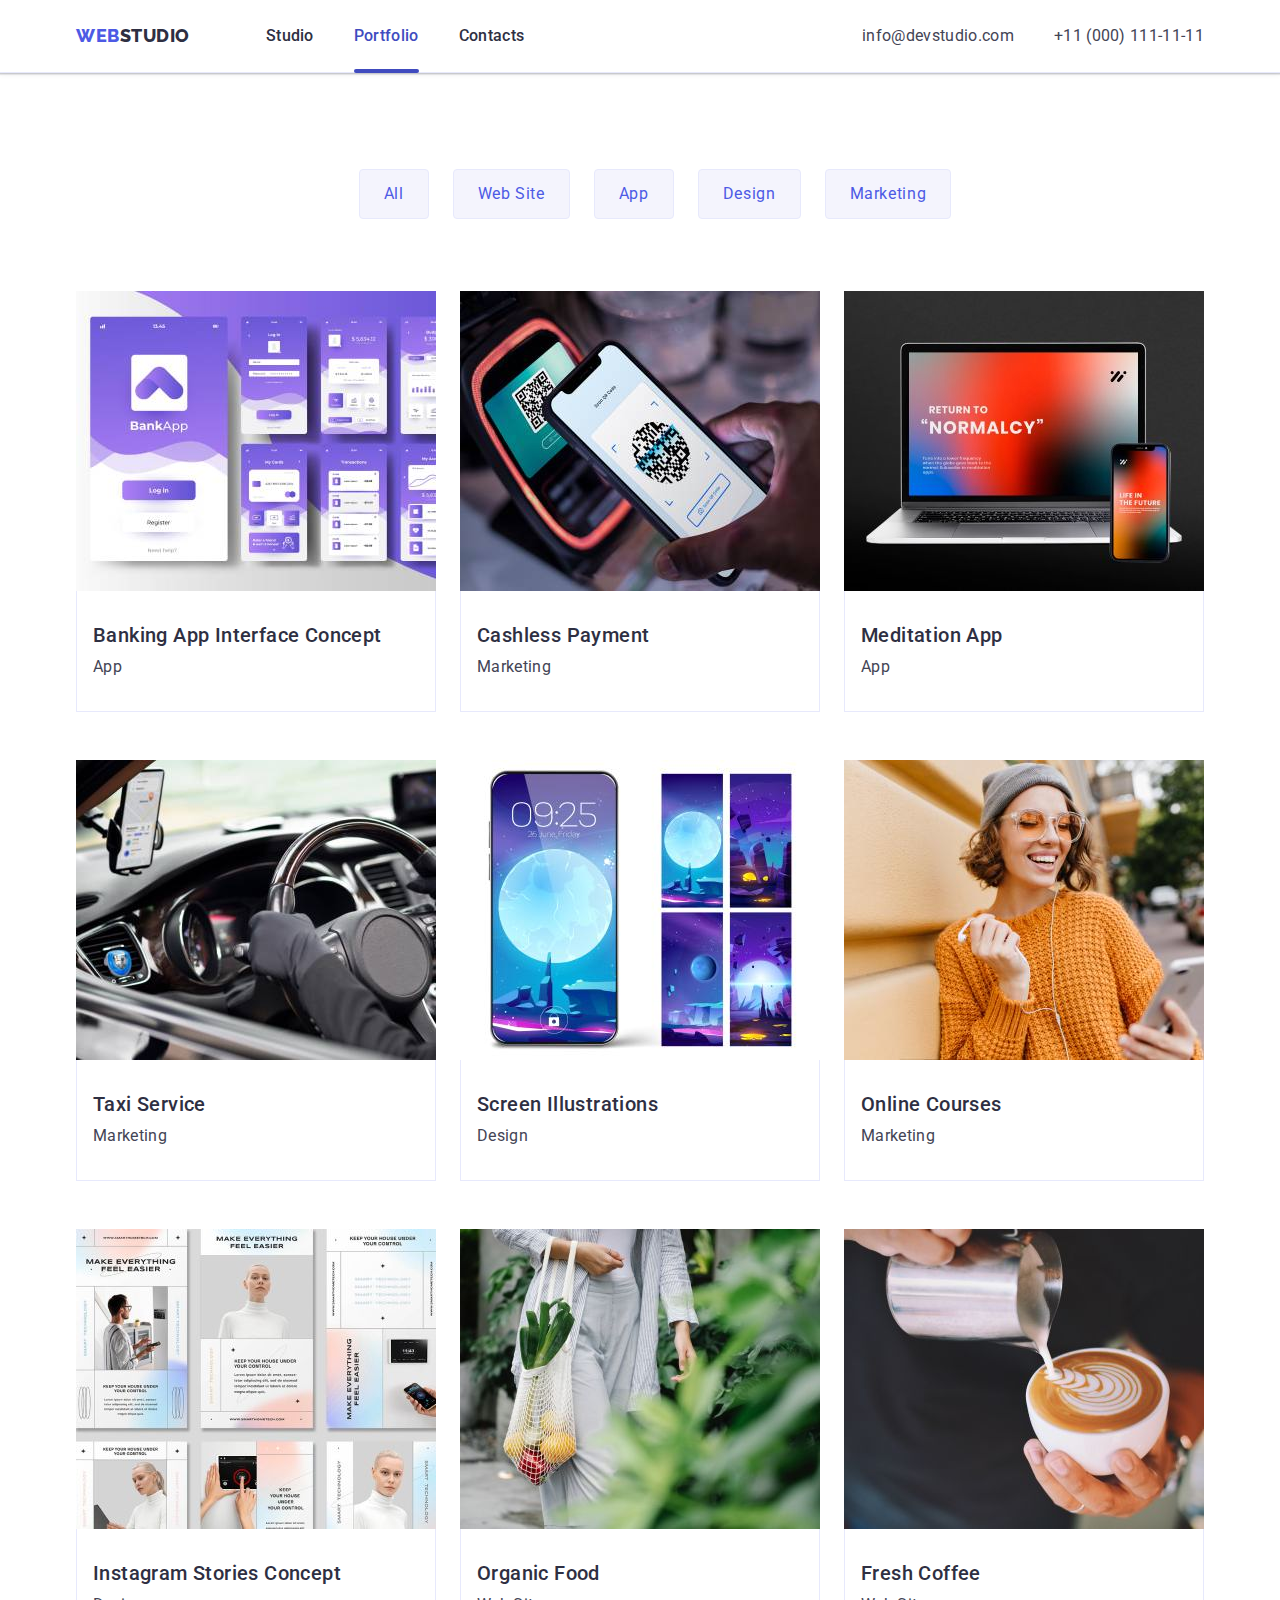
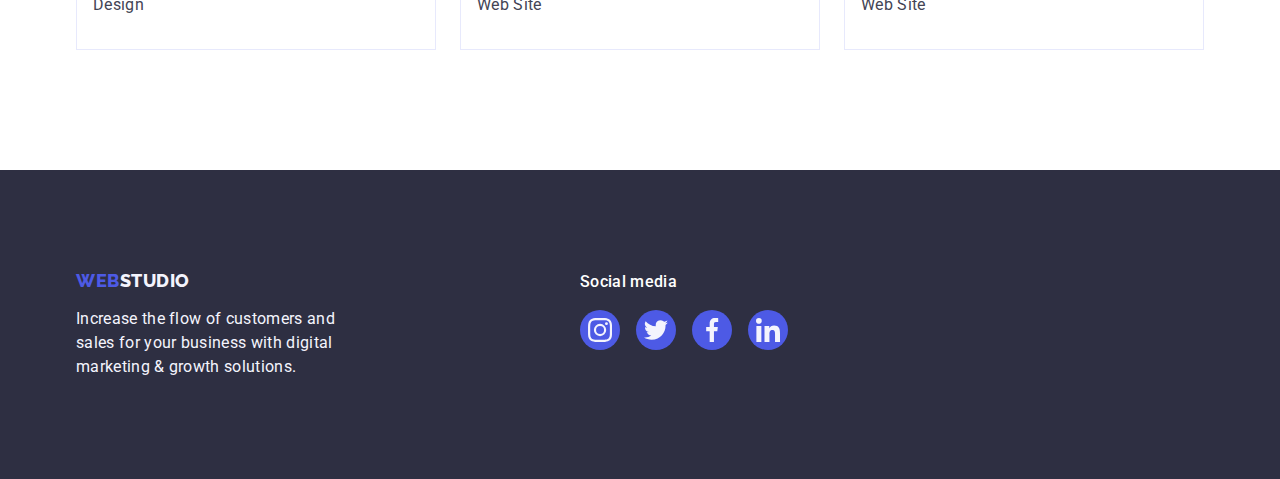
<file: portfolio.html>
<!doctype html>
<html lang="en">
<head>
<link href="https://cdn.jsdelivr.net/npm/modern-normalize@2.0.0/modern-normalize.min.css" rel="stylesheet">
<link rel="preconnect" href="https://fonts.googleapis.com">
<link rel="preconnect" href="https://fonts.gstatic.com" crossorigin>
<link href="https://fonts.googleapis.com/css2?family=Raleway:ital,wght@0,100;0,200;0,300;0,400;0,500;0,600;0,700;0,800;0,900;1,100;1,200;1,300;1,400;1,500;1,600;1,700;1,800;1,900&family=Roboto:ital,wght@0,100;0,300;0,400;0,500;0,700;0,900;1,100;1,300;1,400;1,500;1,700;1,900&display=swap" rel="stylesheet">   
<link rel="stylesheet" href="css/styles.css">
<meta charset="utf-8">
<meta http-equiv="x-ua-compatible" content="ie=edge">
<meta name="Студія" content="Студія розробки чогось то там">
<title>Портфоліо</title>
</head>
<body>
   <header class="header">
      <div class="wrapper container">
         <nav class="nav">
            <a class="nav-logo logo link" href="./index.html">Web<span class="span">Studio</span></a>
            <ul class="nav-list list">
               <li class="nav-list list ">
                  <a class="nav-btn link" href="./index.html">Studio</a>
               </li>
               <li class="nav-list list">
                  <a class="nav-btn link backlight-page" href="./portfolio.html">Portfolio</a>
               </li>
               <li class="nav-list list">
                  <a class="nav-btn link" href="">Contacts</a>
               </li>
            </ul>
         </nav>
         <address class="contacts">
            <ul class="contacts-list list">
               <li class="address-list link">
                  <a  class="address-item link" href="mailto:info@devstudio.com">info@devstudio.com</a>
               </li>
               <li class="address-list ink">
                  <a class="address-item link" href="tel:+110001111111">+11 (000) 111-11-11</a>
               </li>
            </ul>
         </address>
      </div>
   </header>

   <main>
      <section class="btn-nav">
         <div class="container">
            <h1 class="hidden">List 1337</h1>
            <ul class="btn-list list">
               <li class="btn-list-item">
                  <button class="btn-port" type="button">
                     All
                  </button>
               </li>
               <li class="btn-list-item"><button class="btn-port" type="button">
                  Web Site
               </button>
            </li>
               <li class="btn-list-item">
                  <button class="btn-port" type="button">
                     App
                  </button>
                  </li>
               <li class="btn-list-item">
                  <button class="btn-port" type="button">
                     Design
               </button>
            </li>
               <li class="btn-list-item">
                  <button class="btn-port" type="button">
                     Marketing
                  </button>
               </li>
            </ul>

            <ul class="portfolio-list list">
               <li  class="portfolio-card">
                  <a class="link card-link" href="#">
                     <div class="wrap-desc">
                        <img src="./images/row1.jpg" alt="a" width="360">
                        <p class="product-desc">14 Stylish and User-Friendly App Design Concepts · Task Manager App · Calorie Tracker App · Exotic
                           Fruit
                           Ecommerce App ·
                           Cloud Storage App</p>
                        </div>

                     <div class="card-content">
                        <h2 class="h-portfolio">Banking App Interface Concept</h2>
                        <p class="p-portfolio">App</p>
                     </div>
                  </a>
               </li>
               <li class="portfolio-card">
                  <a class="link card-link" href="#">
                     <div class="wrap-desc">
                        <img src="./images/row2.jpg" alt="a" width="360">
                        <p class="product-desc">14 Stylish and User-Friendly App Design Concepts · Task Manager App · Calorie Tracker App · Exotic
                           Fruit
                           Ecommerce App ·
                           Cloud Storage App</p>
                     </div>
                     <div class="card-content">
                        <h2 class="h-portfolio">Cashless Payment</h2>
                        <p class="p-portfolio">Marketing</p>
                     </div>
                  </a>
               </li>
               <li class="portfolio-card">
                  <a class="link card-link" href="#">
                     <div class="wrap-desc">
                        <img src="./images/row3.jpg" alt="a" width="360">
                        <p class="product-desc">14 Stylish and User-Friendly App Design Concepts · Task Manager App · Calorie Tracker App · Exotic
                           Fruit
                           Ecommerce App ·
                           Cloud Storage App</p>
                     </div> 
                     <div class="card-content">
                        <h2 class="h-portfolio">Meditation App</h2>
                        <p class="p-portfolio">App</p>
                     </div>
               </a>
               </li>
               <li class="portfolio-card">
                  <a class="link card-link" href="#">
                     <div class="wrap-desc">
                        <img src="./images/row4.jpg" alt="a" width="360">
                        <p class="product-desc">14 Stylish and User-Friendly App Design Concepts · Task Manager App · Calorie Tracker App · Exotic
                           Fruit
                           Ecommerce App ·
                           Cloud Storage App</p>
                     </div> 
                     <div class="card-content">
                        <h2 class="h-portfolio">Taxi Service</h2>
                        <p class="p-portfolio">Marketing</p>
                     </div>
                  </a>
               </li>
               <li class="portfolio-card">
                  <a class="link card-link" href="#">
                     <div class="wrap-desc">
                        <img src="./images/row5.jpg" alt="a" width="360">
                        <p class="product-desc">14 Stylish and User-Friendly App Design Concepts · Task Manager App · Calorie Tracker App · Exotic
                           Fruit
                           Ecommerce App ·
                           Cloud Storage App</p>
                     </div>
                     <div class="card-content">
                        <h2 class="h-portfolio">Screen Illustrations</h2>
                        <p class="p-portfolio">Design</p>
                     </div>
                  </a>
               </li>
               <li class="portfolio-card">
                  <a class="link card-link" href="#">
                     <div class="wrap-desc">
                        <img src="./images/row6.jpg" alt="a" width="360">
                        <p class="product-desc">14 Stylish and User-Friendly App Design Concepts · Task Manager App · Calorie Tracker App · Exotic
                           Fruit
                           Ecommerce App ·
                           Cloud Storage App</p>
                     </div>
                     <div class="card-content">
                           <h2 class="h-portfolio">Online Courses</h2>
                           <p class="p-portfolio">Marketing</p>
                        </div>
                  </a>
               </li>
               <li class="portfolio-card">
                  <a class="link card-link" href="#">
                     <div class="wrap-desc">
                        <img src="./images/row7.jpg" alt="a" width="360">
                        <p class="product-desc">14 Stylish and User-Friendly App Design Concepts · Task Manager App · Calorie Tracker App · Exotic
                           Fruit
                           Ecommerce App ·
                           Cloud Storage App</p>
                     </div>
                     <div class="card-content">
                        <h2 class="h-portfolio">Instagram Stories Concept</h2>
                        <p class="p-portfolio">Design</p>
                     </div>
                  </a>
               </li>
               <li class="portfolio-card">
                  <a class="link card-link" href="#">
                     <div class="wrap-desc">
                        <img src="./images/row8.jpg" alt="a" width="360">
                        <p class="product-desc">14 Stylish and User-Friendly App Design Concepts · Task Manager App · Calorie Tracker App · Exotic
                           Fruit
                           Ecommerce App ·
                           Cloud Storage App</p>
                     </div>
                     <div class="card-content"> 
                        <h2 class="h-portfolio">Organic Food</h2>
                        <p class="p-portfolio">Web Site</p>
                     </div>
                  </a>
               </li>
               <li class="portfolio-card">
                  <a class="link card-link" href="#">
                     <div class="wrap-desc">
                        <img src="./images/row9.jpg" alt="a" width="360">
                        <p class="product-desc">14 Stylish and User-Friendly App Design Concepts · Task Manager App · Calorie Tracker App · Exotic
                           Fruit
                           Ecommerce App ·
                           Cloud Storage App</p>
                     </div>
                     <div class="card-content">
                        <h2 class="h-portfolio">Fresh Coffee</h2>
                        <p class="p-portfolio">Web Site</p>
                     </div>
                  </a>
               </li>
            </ul>
      </div>
   </section>
   </main>

   <footer class="footer">
      <div class="container footer-container">
         <div class="footer-content">
            <a class="logo-footer link" href="./index.html">
               Web<span class="span-f">Studio</span>
            </a>
            <p class="footer-paragraph">
               Increase the flow of customers and sales for your business with digital marketing & growth solutions.
            </p>
         </div>
         <div class="footer-social">
            <p class="social-media">Social media</p>
            <ul class="social-footer list">
               <li class="social-list">
                  <a class="social-icon-footer link" href="#">
                     <svg class="fill-employee" height="24" width="24">
                        <use href="./images/icons.svg#icon-instagram"></use>
                     </svg>
                  </a>
               </li>
               <li class="social-list">
                  <a class="social-icon-footer link" href="#">
                     <svg class="fill-employee" height="24" width="24">
                        <use  href="./images/icons.svg#icon-twitter"></use>
                     </svg>
                  </a>
               </li>
               <li class="social-list">
                  <a class="social-icon-footer link" href="#">
                     <svg class="fill-employee" height="24" width="24">
                        <use  href="./images/icons.svg#icon-facebook"></use>
                     </svg>
                  </a>
                  </li>
               <li class="social-list">
                  <a class="social-icon-footer link" href="#">
                     <svg class="fill-employee" height="24" width="24">
                        <use href="./images/icons.svg#icon-linkedin"></use>
                     </svg>
                  </a>
               </li>
            </ul>
         </div>
      </div>
   </footer>
</body>
</html>
</file>
<file: css/styles.css>
:root {
   --main-color: hotpink;
   --cubic-bezier: cubic-bezier(0.4, 0, 0.2, 1);
   --primary-color: #2e2f42;
   --secondary-color: #F4F4FD;
   --accent-color: #4d5ae5;
   --text-color: #434455;
   --hover-color: #404bbf;
   --white-color: #ffffff;
   --costumers-color: #8E8F99;
}

h1,
h2,
h3,
h4,
h5,
h6,
p,
ul {
   margin: 0;
   padding: 0;
}


body {
   font-family: "Roboto", sans-serif; 
   background-color: #ffffff;
   color:#434455;
}

img {
   display: block;
}

hr {
   border: none;
   border-top: 1px solid #E7E9FC;
   margin: 0;
   box-shadow: 0px 2px 1px rgba(46, 47, 66, 0.08), 0px 1px 1px rgba(46, 47, 66, 0.16), 0px 1px 6px rgba(46, 47, 66, 0.08); 
}

.header {
   border-bottom: 1px solid #e7e9fc;
   box-shadow: rgba(46, 47, 66, 0.08)  0px 2px 1px ,rgba(46, 47, 66, 0.16)  0px 1px 1px , 0px 1px 6px rgba(46, 47, 66, 0.08);
}

.hidden{
   position: absolute;
   width: 1px;
   height: 1px;
   margin: -1px;
   border: 0;
   padding: 0;
   white-space: nowrap;
   clip-path: inset(100%);
   clip: rect(0 0 0 0);
   overflow: hidden;
}

/* ===Header=== */
.container {
   width: 1158px;
   margin: 0 auto;
   padding: 0px 15px;
}

.logo {
display: flex;
align-items: center;
padding-top: 24px;
padding-bottom: 24px;
margin-right: 76px;
color: #4d5ae5;
font-size: 18px;
font-family: Raleway, sans-serif;
font-weight: 800;
line-height: 1.16;
letter-spacing: 0.54px;
text-transform: uppercase;
}

.wrapper{
   display: flex;
   align-items: center;
}

.nav {
   display: flex;
   align-items: center
}

.nav-list {
   display: flex;
   margin-right: 40px;
}
.nav-list:last-child {
   margin-right: 0px;
}

.nav-btn {
   display: block;
   position: relative;
   text-align: center;
   font-weight: 500;
   font-size: 16px;
   line-height: 1.5;
   letter-spacing: 0.02em;
   color: #2e2f42;
   padding: 24px 0px;
   transition-property: color;
   transition-duration: 250ms;
   transition-timing-function: cubic-bezier(0.4, 0, 0.2, 1);
}


.backlight-page::after {
   content: '';
   display: block;
   position: absolute;
   left: 0;
   bottom: -1px;
   height: 4px;
   border-radius: 2px;
   width: 100%;
   background-color: #404bbf;

}

.backlight-page {
   color: #404bbf;
}




.contacts {
   font-style: normal;
   margin-left: auto;
}
.contacts-list {
   display: flex;
}

.address-list {
   margin-right: 40px;
}
.address-list:last-child{
   margin-right: 0px;
}

.address-item {
   font-weight: 400;
   font-size: 16px;
   line-height: 1.5;
   letter-spacing: 0.02em;
   color: #434455;
   display: inline-block;
   padding-top: 24px;
   padding-bottom: 24px;
   transition: color 250ms cubic-bezier(0.4, 0, 0.2, 1);
}

.address-item:hover, .address-item:focus{
   color: #404bbf;
}

.nav-btn:hover, .nav-btn:focus{
   color: #404bbf;
}

/*==Section one==*/
a {
   text-decoration: none;
}

.section-one {
   background:rgba(46, 47, 66, 0.7);
   background-image: linear-gradient(rgba(46, 47, 66, 0.7), rgba(46, 47, 66, 0.7)), url(../images/ppl-office.jpg);
   background-repeat: no-repeat;
   background-position: center;
   background-size: cover;
   text-align: center;
   padding-top: 188px;
   padding-bottom: 188px;
   max-width: 1440px;
}

.section-one-btn {
   font-size: 56px;
   line-height: 1.07;
   letter-spacing: 0.02em;
   color: #ffffff;
}

.email-btn {
   border: none;
   background-color: #4D5AE5;
   font-family: "Roboto", sans-serif;
   font-weight: 500;
   font-size: 16px;
   border-radius: 4px;
   padding: 16px 32px;
   line-height: 1.5;
   letter-spacing: 0.04em;
   color: #ffffff;
   min-width: 169px;
   display: block;
   margin: 0 auto;
   transition: background-color 250ms cubic-bezier(0.4, 0, 0.2, 1);
}

.email-btn:hover, .email-btn:focus {
   background-color: #404BBF;
}

.h-one { 
   font-size: 56px;
   line-height: 1.07;
   text-align: center;
   letter-spacing: 0.02em;
   color: #ffffff;
   margin-bottom: 50px;
   max-width: 496px;
   margin: 0 auto;
   padding-bottom: 48px;
}

.container-svg {
   display: flex;
   justify-content: center;
   align-items: center;
   border-radius: 4px;
   margin-bottom: 8px;
   width: 264px;
   height: 112px;
   background-color: #F4F4FD;
}
/*==Section 2==*/


.h-two {
   font-size: 20px;
   line-height: 1.2;
   letter-spacing: 0.02em;
   color: #2e2f42;
   font-weight: 500;
   margin-bottom: 8px;
}

.section-two {
   padding-top: 120px;
   padding-bottom: 120px;
}

.section-two-list{
   display: flex;
}


.section-two-items{
   font-size: 16px;
   line-height: 1.5;
   letter-spacing: 0.02em;
   color: #434455;
   margin-right: 24px;
   width:calc((100% - 72px) / 4);
}

.section-two-items:last-child {
   margin-right: 0px;
}


/*==section 3==*/


.section-three {
   padding-bottom: 120px
}
.section-three-tpg {
   font-size: 36px;
   line-height: 1.11;
   letter-spacing: 0.02em;
   text-align: center;
   text-transform: capitalize;
   color: #2e2f42;
   margin-bottom: 72px;
}

.section-three-list {
   display: flex;
}

.section-three-item {
   width: calc((100% - 48px) / 3 );
   margin-right: 24px;
}
.section-three-item:last-child{
   margin-right: 0px;
}

.container-four {
   width: 1158px;
   margin: 0 auto;
}
.section-four {
   background-color: #F4F4FD;
   padding-top: 120px;
   padding-bottom: 120px;
}

.section-tgp {
   font-size: 36px;
   line-height: 1.11;
   letter-spacing: 0.02em;
   text-align: center;
   text-transform: capitalize;
   color: #2e2f42;
   margin-bottom: 72px;
}
.section-four-background {
   background-color: #F4F4FD
}

.h-four {
   font-size: 20px;
   line-height: 1.2;
   letter-spacing: 0.02em;
   color: #2e2f42;
   font-weight: 500;
   margin-bottom: 8px;
   text-align: center;
}

.paragraph-four {
   font-size: 16px;
   line-height: 1.5;
   letter-spacing: 0.02em;
   color: #434455;
   text-align: center;
}

.section-four-list {
   display: flex;
   justify-content: space-between;
}

.list-employee {
   margin-right: 24px;
   text-align: center;
   width: calc((100% - 72px) / 3);
   margin-bottom: 120px;
   border-radius: 0px 0px 4px 4px;
   box-shadow: 0px 2px 1px 0px rgba(46, 47, 66, 0.08), 0px 1px 1px 0px rgba(46, 47, 66, 0.16), 0px 1px 6px 0px rgba(46, 47, 66, 0.08);
   background-color: #FFFFFF;
}
.list-employee:last-child {
   margin-right: 0px;
}

.h-four-container{
   padding-top: 32px;
   padding-bottom: 32px;
}

.social-container {
   display: flex;
   gap: 24px;
   justify-content: center;
   margin-top: 8px;
}

.social-list {
   display: flex;
   width: 40px;
   height: 40px;
}

.social-icon {
   display: flex;
   justify-content: center;
   align-items: center;
   width: 100%;
   height: 100%;
   border-radius: 50%;
   background-color: #4D5AE5;
   background-color: 250ms cubic-bezier(0.4, 0, 0.2, 1);
   transition: background-color 250ms cubic-bezier(0.4, 0, 0.2, 1);
}

.social-icon:hover,
.social-icon:focus  {
   background-color: #404bbf;
}

.fill-employee {
   fill: #F4F4FD;
}

.paragraph {
   font-size: 16px;
   line-height: 1.5;
   letter-spacing: 0.02em;
   color: #434455;
}

.section-customers {
   padding-top: 120px;
   padding-bottom: 120px;
}

.customer-wrap {
   display: block;
   padding-bottom: 120px;
}

.customer-list {
   width: calc((100% - 120px) / 6);
   height: 88px;
}

.customer-menu {
   display: flex;
   gap: 24px;
}  

.client-icon-box {
   display: flex;
   justify-content: center;
   align-items: center;
   width: 100%;
   height: 100%;
   border: 1px solid #8e8f99;
   color: #8e8f99;
   border-radius: 4px;
   background-color: 250ms cubic-bezier(0.4, 0, 0.2, 1);
   transition: border-color 250ms cubic-bezier(0.4, 0, 0.2, 1), color 250ms cubic-bezier(0.4, 0, 0.2, 1);
}

.svg-fill-customer {
   fill: #8e8f99
}

.svg-fill-customer {
   fill: currentColor;
}

.client-icon-box:hover,
.client-icon-box:focus {
   border-color: #404bbf;
   color: #404bbf;
}

.customers-title {
   width: 1128px;
   margin-bottom: 72px;
   font-size: 36px;
   line-height: 1.11;
   letter-spacing: 0.02em;
   text-align: center;
   text-transform: capitalize;
   color: #2e2f42;
}


button {
   cursor: pointer;
}


.link {
   text-decoration: none;
}

.span {
   color: #2e2f42;

}

.span-f {
   color: #f4f4fd;

}

.list {
   list-style: none;
}

.footer {
   background-color: #2e2f42;
   padding-top: 100px;
   padding-bottom: 100px;
}

.logo-footer {
   font-size: 18px;
   line-height: 1.17;
   letter-spacing: 0.03em;
   text-transform: uppercase;
   color: #4d5ae5;
   font-family: "Raleway", sans-serif;
   font-weight: 800;
   display: block;
   margin-bottom: 16px;
   display: inline-block;
}

.footer-paragraph {
   font-size: 16px;
   line-height: 1.5;
   letter-spacing: 0.02em;
   color:#F4F4FD;
   width: 264px;
}

.footer-container {
   display: flex;
   align-items: baseline
}

.footer-content {
   margin-right: 120px;
}

.footer-social {
   margin-left: 120px;
}

.footer-link {
   background-color: 250ms cubic-bezier(0.4, 0, 0.2, 1);
}

.social-footer {
   display: flex;
   justify-content: space-between;
   gap: 16px;
   width: 208px;
}

.social-icon-footer {
   display: flex;
   justify-content: center;
   align-items: center;
   width: 100%;
   height: 100%;
   border-radius: 50%;
   background-color: #4D5AE5;
   background-color: 250ms cubic-bezier(0.4, 0, 0.2, 1);
   transition: background-color 250ms cubic-bezier(0.4, 0, 0.2, 1);
}

.social-icon-footer:hover,
.social-icon-footer:focus {
   background-color: #31d0aa;
}

.social-media {
   margin-bottom: 16px;
   font-weight: 500;
   font-size: 16px;
   line-height: 1.5;
   letter-spacing: 0.02em;
   color: #FFFFFF;
}

/*==Portfolio==*/

.btn-nav {
   padding: 96px 0px 120px 0px
}

.btn-port {
   font-family: "Roboto", sans-serif;
   line-height: 1.5;
   letter-spacing: 0.04em;
   color: #4d5ae5;
   background-color:  #F4F4FD;
   cursor: pointer;
   border-radius: 4px;
   padding: 12px 24px;
   border: 1px solid #e7e9fc;
   transition: color 250ms cubic-bezier(0.4, 0, 0.2, 1), background-color 250ms cubic-bezier(0.4, 0, 0.2, 1), border-color 250ms cubic-bezier(0.4, 0, 0.2, 1), box-shadow 250ms cubic-bezier(0.4, 0, 0.2, 1);
}

.btn-port:hover, .btn-port:focus {
   color: #FFFFFF;
   background-color: #404BBF;
   border: 1px solid transparent;
   cursor: pointer;
   box-shadow: 0px 3px 1px rgba(0, 0, 0, 0.1), 0px 2px 1px rgba(0, 0, 0, 0.08), 0px 2px 2px rgba(0, 0, 0, 0.12);
}


.btn-list {
   display: flex;
   justify-content: center;
   width: 1158px;
   margin-bottom: 72px;
}

.h-portfolio {
   font-size: 20px;
   font-weight: 500;
   line-height: 1.2;
   letter-spacing: 0.02em;
   color: #2e2f42;
   margin-bottom: 8px;

}

.p-portfolio {
   font-size: 16px;
   line-height: 1.5;
   letter-spacing: 0.02em;
   color: #434455;
}

.btn-list-item {
   font-size: 16px;
   display: flex;
   margin-right: 24px;
   transition: color 250ms cubic-bezier(0.4, 0, 0.2, 1), background-color 250ms cubic-bezier(0.4, 0, 0.2, 1), border-color 250ms cubic-bezier(0.4, 0, 0.2, 1), box-shadow 250ms cubic-bezier(0.4, 0, 0.2, 1);
}

.btn-list-item:last-child {
   margin-right: 0px;
}

.portfolio-list {
   display: flex;
   flex-wrap: wrap;
   padding: 0px 15x 0px 15px
}

.portfolio-card {
   width: calc((100% - 48px) / 3);
   margin-right: 24px;
   margin-bottom: 48px;
}

.card-link {
   display: block;
   transition: box-shadow 250ms var(--cubic-bezier);
}


.wrap-desc {
   position: relative;
   overflow: hidden;
}

.product-desc {
   position: absolute;
   top: 0;
   font-size: 16px;
   line-height: 1.5;
   letter-spacing: 0.02em;
   color: #f4f4fd;
   padding: 40px 32px;
   display: flex;
   align-items: center;
   background-color: #4d5ae5;
   height: 100%;
   width: 100%;
   transform: translateY(100%);
   transition: transform 250ms var(--cubic-bezier);
}


.card-link:hover .product-desc{
   transform: translateY(0%);
}

.card-link:focus .product-desc {
   transform: translateY(0%);
}


.card-link:hover,
.card-link:focus {

   box-shadow: 0px 2px 1px 0px rgba(46, 47, 66, 0.08), 0px 1px 1px 0px rgba(46, 47, 66, 0.16), 0px 1px 6px 0px rgba(46, 47, 66, 0.08);

}


.portfolio-card:nth-last-child(3n+1)
{
   margin-right: 0px;
}

.portfolio-card:nth-last-child(-n+3) {
   margin-bottom: 0px;
}
.card-content {
   padding: 32px 16px;
   border: 1px solid #e7e9fc;
   border-top: none;
}

.portfolio-card:hover,
.portfolio-card:focus {
   box-shadow: 0px 1px 6px rgba(46, 47, 66, 0.08), 0px 1px 1px rgba(46, 47, 66, 0.16), 0px 2px 1px rgba(46, 47, 66, 0.08);
}

/*==Modal window==*/

.backdrop {
   position: fixed;
   top: 0;
   left: 0;
   width: 100%;
   height: 100%;
   background-color: rgba(46, 47, 66, 0.4);
   transition: opacity 250ms cubic-bezier(0.4, 0, 0.2, 1), visibility 250ms cubic-bezier(0.4, 0, 0.2, 1);

}

.is-hidden {
   opacity: 0;
   visibility: hidden;
   pointer-events: none;

}

.modal-window {
   position: absolute;
   top: 50%;
   left: 50%;
   transform: translate(-50%, -50%) scale(1);
   width: 408px;
   min-height: 584px;
   background: #fcfcfc;
   box-shadow: 0px 1px 1px rgba(0, 0, 0, 0.14), 0px 1px 3px rgba(0, 0, 0, 0.12), 0px 2px 1px rgba(0, 0, 0, 0.2);
   border-radius: 4px;
   transition: transform 250ms cubic-bezier(0.4, 0, 0.2, 1);

}

.modal-btn {
   display: flex;
   align-items: center;
   position: absolute;
   justify-content: center;

   padding: 0;
   top: 24px;
   right: 24px;
   width: 24px;
   height: 24px;
   border-radius: 50%;

   background-color: #e7e9fc;
   border: 1px solid rgba(0, 0, 0, 0.1);
   cursor: pointer;
   transition: background-color 250ms cubic-bezier(0.4, 0, 0.2, 1), border 250ms cubic-bezier(0.4, 0, 0.2, 1);

}

.modal-btn:hover {
   background-color: var(--hover-color);
   border: none;
}

.modal-btn:focus {
   background-color: var(--hover-color);
   border: none;


}

.modal-btn:hover .svg-close-btn {
   fill: #ffffff;
}

.modal-btn:focus .svg-close-btn {
   fill: #ffffff;
}

.svg-close-btn {
   transition: fill 250ms cubic-bezier(0.4, 0, 0.2, 1);
   vertical-align: center;
   fill: var(--primary-color);

}
</file>
